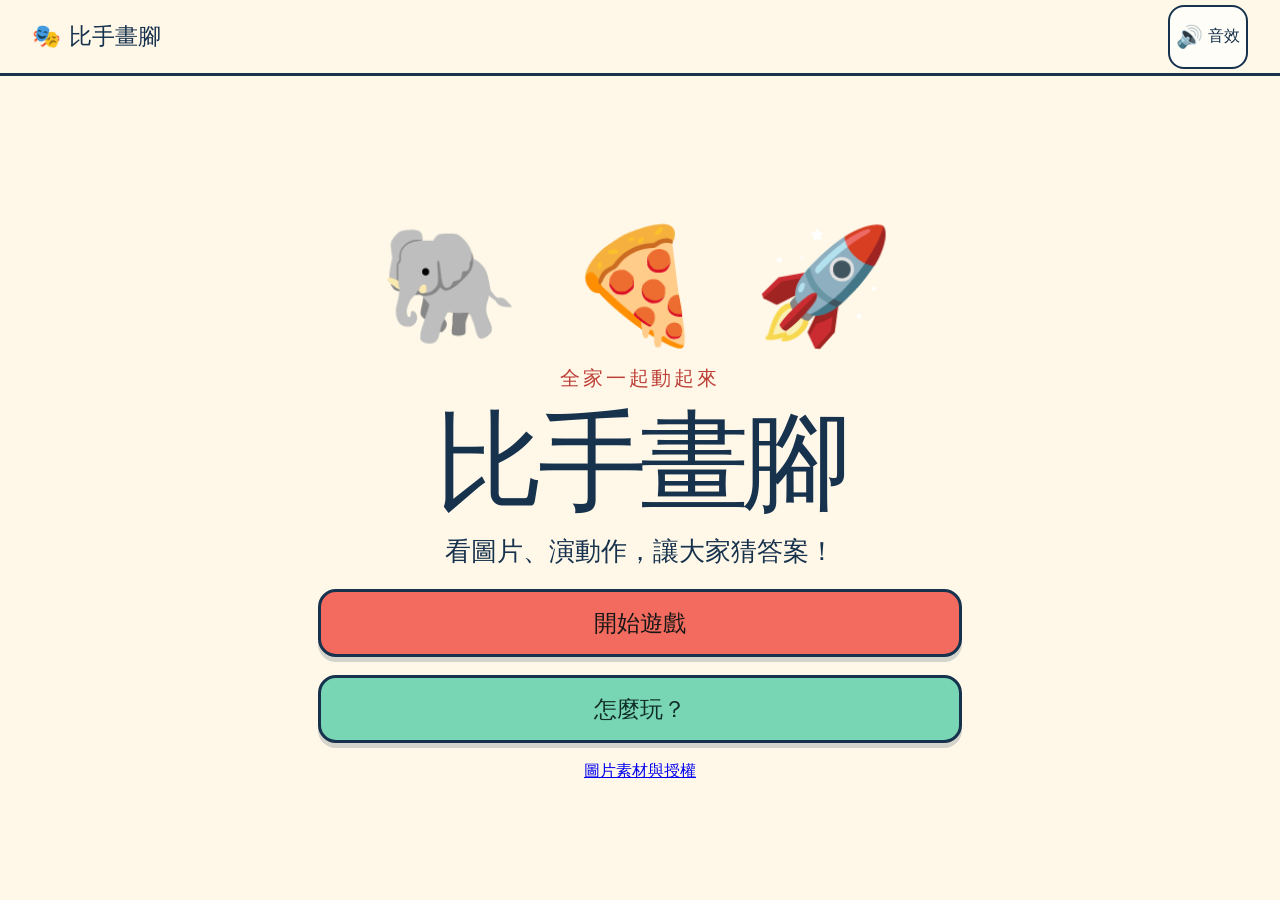
<file: index.html>
<!doctype html>
<html lang="zh-Hant-TW">
<head>
  <meta charset="utf-8">
  <meta name="viewport" content="width=device-width,initial-scale=1,viewport-fit=cover">
  <meta name="theme-color" content="#fff8e8">
  <meta name="apple-mobile-web-app-capable" content="yes">
  <meta name="apple-mobile-web-app-status-bar-style" content="default">
  <meta name="apple-mobile-web-app-title" content="比手畫腳">
  <meta name="description" content="6–12 歲兒童也能輕鬆玩的離線比手畫腳遊戲">
  <link rel="manifest" href="manifest.webmanifest">
  <link rel="apple-touch-icon" href="icons/icon-192.png">
  <link rel="icon" href="icons/icon-192.png" sizes="192x192">
  <link rel="stylesheet" href="styles.css">
  <title>比手畫腳</title>
</head>
<body>
<a class="skip-link" href="#main">跳到主要內容</a>
<header class="topbar">
  <a class="brand" href="#home" data-nav="home" aria-label="回到首頁"><span aria-hidden="true">🎭</span> 比手畫腳</a>
  <div class="toggles" aria-label="遊戲偏好">
    <button id="sound-toggle" class="icon-button" type="button" aria-pressed="true"><span aria-hidden="true">🔊</span><span>音效</span></button>
  </div>
</header>
<main id="main" tabindex="-1">
  <section id="home" class="screen active hero" aria-labelledby="home-title">
    <div class="hero-emoji" aria-hidden="true">🐘 🍕 🚀</div>
    <p class="eyebrow">全家一起動起來</p>
    <h1 id="home-title">比手畫腳</h1>
    <p class="lead">看圖片、演動作，讓大家猜答案！</p>
    <button class="primary jumbo" type="button" data-nav="setup">開始遊戲</button>
    <button class="secondary jumbo" type="button" data-nav="rules">怎麼玩？</button>
    <a class="credits-link" href="credits.html">圖片素材與授權</a>
  </section>

  <section id="rules" class="screen" aria-labelledby="rules-title">
    <p class="eyebrow">三步就會玩</p><h2 id="rules-title">玩法</h2>
    <ol class="rules-list">
      <li><span aria-hidden="true">🙈</span><div><strong>不能說答案</strong><p>出題者看字卡，用動作表演。</p></div></li>
      <li><span aria-hidden="true">🤸</span><div><strong>動動身體</strong><p>不能發出答案裡的字，也不做危險動作。</p></div></li>
      <li><span aria-hidden="true">🎉</span><div><strong>猜中就得分</strong><p>按「答對」換下一題，不會就跳過。</p></div></li>
    </ol>
    <button class="primary jumbo" type="button" data-nav="setup">我會了，開始！</button>
    <button class="text-button" type="button" data-nav="home">回首頁</button>
  </section>

  <section id="setup" class="screen wide" aria-labelledby="setup-title">
    <p class="eyebrow">準備這一輪</p><h2 id="setup-title">選類別與時間</h2>
    <fieldset><legend>要演什麼？</legend><div id="categories" class="choice-grid"></div></fieldset>
    <fieldset><legend>玩多久？</legend><div class="time-grid">
      <label><input type="radio" name="duration" value="30"><span>30 秒</span></label>
      <label><input type="radio" name="duration" value="60"><span>60 秒</span></label>
      <label><input type="radio" name="duration" value="90"><span>90 秒</span></label>
      <label><input type="radio" name="duration" value="0" checked><span>∞ 無限</span></label>
    </div></fieldset>
    <button id="setup-next" class="primary jumbo" type="button">下一步</button>
    <button class="text-button" type="button" data-nav="home">回首頁</button>
  </section>

  <section id="handoff" class="screen handoff" aria-labelledby="handoff-title">
    <div class="hero-emoji" aria-hidden="true">🤫📱</div><p class="eyebrow">答案要保密</p>
    <h2 id="handoff-title">交給出題者</h2><p class="lead">其他人先轉過身，不要偷看螢幕喔！</p>
    <p id="round-summary" class="pill"></p>
    <button id="ready-button" class="primary jumbo" type="button">我準備好了</button>
    <button class="text-button" type="button" data-nav="setup">重新選擇</button>
  </section>

  <section id="countdown" class="screen countdown" aria-live="assertive" aria-label="倒數計時">
    <p>準備表演</p><div id="countdown-number">3</div>
  </section>

  <section id="game" class="screen game-screen" aria-labelledby="answer">
    <div class="game-status"><span id="category-badge">動物</span><span id="timer" role="timer" aria-label="剩餘時間">1:00</span><button id="zhuyin-toggle" class="status-toggle" type="button" aria-pressed="true"><span aria-hidden="true">ㄅ</span><span>注音</span></button><span id="score" aria-live="polite">答對 0</span></div>
    <article id="card" class="prompt-card" aria-live="polite">
      <div class="card-visual" aria-hidden="true">
        <img id="card-image" class="card-image" alt="" hidden>
        <div id="card-emoji" class="card-emoji">🐘</div>
      </div>
      <h2 id="answer">大象</h2><p id="zhuyin" class="zhuyin">ㄉㄚˋ ㄒㄧㄤˋ</p><p id="hint">用手當長鼻子</p>
    </article>
    <div class="game-actions">
      <button id="correct-button" class="correct" type="button"><span aria-hidden="true">✓</span>答對</button>
      <button id="skip-button" class="skip" type="button"><span aria-hidden="true">↷</span>跳過</button>
      <button id="end-button" class="end" type="button"><span aria-hidden="true">■</span>結束</button>
    </div>
  </section>

  <section id="results" class="screen wide" aria-labelledby="results-title">
    <div id="result-emoji" class="hero-emoji" aria-hidden="true">🌟</div><p class="eyebrow">這一輪完成了</p>
    <h2 id="results-title">表現太棒了！</h2><p id="result-message" class="lead"></p>
    <div class="result-counts"><div><strong id="correct-total">0</strong><span>答對</span></div><div><strong id="skipped-total">0</strong><span>跳過</span></div></div>
    <div id="history" class="history"></div>
    <div class="result-actions"><button id="replay-button" class="primary jumbo" type="button">再玩一次</button><button class="secondary jumbo" type="button" data-nav="setup">換類別或時間</button><button class="text-button" type="button" data-nav="home">回首頁</button></div>
  </section>
</main>

<div id="end-dialog" class="dialog-backdrop" hidden>
  <div class="dialog" role="alertdialog" aria-modal="true" aria-labelledby="dialog-title" aria-describedby="dialog-description">
    <h2 id="dialog-title">要結束這一輪嗎？</h2><p id="dialog-description">目前的答對與跳過紀錄都會保留。</p>
    <div><button id="confirm-end" class="end" type="button">結束並看結果</button><button id="cancel-end" class="secondary" type="button">繼續遊戲</button></div>
  </div>
</div>
<noscript><p class="noscript">請開啟 JavaScript 才能開始遊戲。</p></noscript>
<script src="cards.js"></script><script src="app.js"></script>
</body></html>
</file>
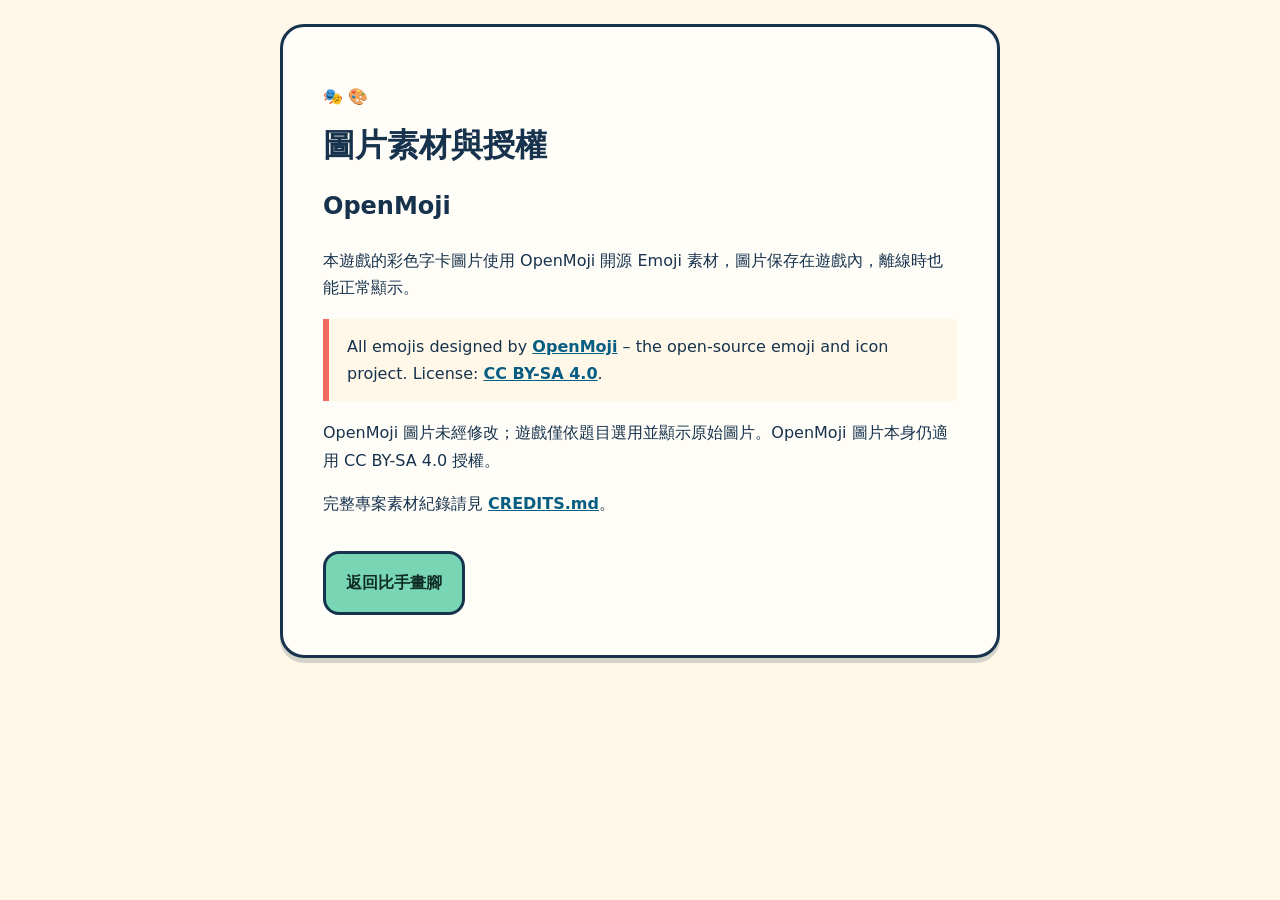
<file: credits.html>
<!doctype html>
<html lang="zh-Hant-TW">
<head>
  <meta charset="utf-8">
  <meta name="viewport" content="width=device-width,initial-scale=1,viewport-fit=cover">
  <meta name="theme-color" content="#fff8e8">
  <title>圖片素材與授權｜比手畫腳</title>
  <style>
    :root{font-family:"Noto Sans TC","PingFang TC","Microsoft JhengHei",system-ui,sans-serif;color:#17324d;background:#fff8e8}
    *{box-sizing:border-box}body{margin:0;padding:max(24px,env(safe-area-inset-top)) max(18px,env(safe-area-inset-right)) max(28px,env(safe-area-inset-bottom)) max(18px,env(safe-area-inset-left));line-height:1.7}
    main{width:min(720px,100%);margin:auto;background:#fffdf7;border:3px solid #17324d;border-radius:24px;padding:clamp(22px,5vw,40px);box-shadow:0 5px 0 rgba(23,50,77,.18)}
    h1{margin-top:0;line-height:1.2}a{color:#075d82;font-weight:800}.back{display:inline-flex;min-height:64px;align-items:center;padding:10px 20px;margin-top:18px;border:3px solid #17324d;border-radius:16px;background:#78d6b5;color:#102e27;text-decoration:none}
    blockquote{margin:18px 0;padding:14px 18px;border-left:6px solid #f26b5e;background:#fff8e8}
  </style>
</head>
<body>
<main>
  <p aria-hidden="true">🎭 🎨</p>
  <h1>圖片素材與授權</h1>
  <h2>OpenMoji</h2>
  <p>本遊戲的彩色字卡圖片使用 OpenMoji 開源 Emoji 素材，圖片保存在遊戲內，離線時也能正常顯示。</p>
  <blockquote lang="en">All emojis designed by <a href="https://openmoji.org/">OpenMoji</a> – the open-source emoji and icon project. License: <a href="https://creativecommons.org/licenses/by-sa/4.0/">CC BY-SA 4.0</a>.</blockquote>
  <p>OpenMoji 圖片未經修改；遊戲僅依題目選用並顯示原始圖片。OpenMoji 圖片本身仍適用 CC BY-SA 4.0 授權。</p>
  <p>完整專案素材紀錄請見 <a href="CREDITS.md">CREDITS.md</a>。</p>
  <a class="back" href="./">返回比手畫腳</a>
</main>
</body>
</html>
</file>
<file: styles.css>
:root{--minimum-touch-target:64px;--cream:#fff8e8;--navy:#17324d;--coral:#f26b5e;--coral-dark:#bd4038;--mint:#78d6b5;--mint-dark:#176b55;--white:#fffdf7;--yellow:#ffd166;--shadow:0 5px 0 rgba(23,50,77,.18);font-family:"Noto Sans TC","PingFang TC","Microsoft JhengHei",system-ui,sans-serif;color:var(--navy);background:var(--cream);font-synthesis:none}*{box-sizing:border-box}html{min-height:100%;background:var(--navy)}body{margin:0;min-height:100dvh;background:var(--cream);padding:env(safe-area-inset-top) env(safe-area-inset-right) env(safe-area-inset-bottom) env(safe-area-inset-left);overflow-x:hidden}button,a,label{touch-action:manipulation;-webkit-tap-highlight-color:transparent}button{font:inherit;color:inherit}.skip-link{position:fixed;z-index:100;left:12px;top:-100px;background:#fff;color:var(--navy);padding:12px 18px;border:3px solid var(--navy);border-radius:12px}.skip-link:focus{top:calc(8px + env(safe-area-inset-top))}.topbar{height:76px;display:flex;align-items:center;justify-content:space-between;padding:8px clamp(14px,3vw,32px);border-bottom:3px solid var(--navy);background:var(--cream);gap:10px}.brand{font-size:clamp(1.05rem,3vw,1.45rem);font-weight:900;text-decoration:none;color:var(--navy);white-space:nowrap}.toggles{display:flex;gap:8px}.icon-button{min-height:64px;min-width:78px;border:2px solid var(--navy);border-radius:16px;background:var(--white);font-weight:800;display:flex;align-items:center;justify-content:center;gap:5px}.icon-button[aria-pressed=false]{opacity:.62;text-decoration:line-through}.icon-button span:first-child{font-size:1.35rem}.screen{display:none;width:min(720px,100%);min-height:calc(100dvh - 76px);margin:auto;padding:clamp(26px,6vw,58px) clamp(18px,5vw,38px) max(28px,env(safe-area-inset-bottom));text-align:center;align-content:center}.screen.active{display:grid;gap:18px}.screen.wide{width:min(920px,100%)}h1,h2,p{margin:0}h1{font-size:clamp(3.3rem,14vw,6.8rem);line-height:.95;letter-spacing:-.06em}h2{font-size:clamp(2.2rem,7vw,4rem);line-height:1.05}.eyebrow{font-weight:900;letter-spacing:.14em;color:var(--coral-dark);font-size:clamp(1rem,3vw,1.25rem)}.lead{font-size:clamp(1.2rem,4vw,1.65rem);font-weight:700;line-height:1.5}.hero-emoji{font-size:clamp(4rem,16vw,7rem);line-height:1.1;letter-spacing:.05em}.jumbo,.game-actions button,.dialog button{min-height: 64px;min-height:68px;border-radius:18px;border:3px solid var(--navy);padding:12px 24px;font-size:clamp(1.18rem,4vw,1.45rem);font-weight:900;cursor:pointer;box-shadow:var(--shadow)}.primary{background:var(--coral);color:#171717}.secondary{background:var(--mint);color:#102e27}.text-button{border:0;background:transparent;min-height:64px;padding:12px;font-weight:900;font-size:1.1rem;text-decoration:underline;cursor:pointer}.jumbo:active,.game-actions button:active,.dialog button:active{transform:translateY(4px);box-shadow:none}button:focus-visible,a:focus-visible,input:focus-visible+span{outline:5px solid #087eae;outline-offset:4px}.rules-list{list-style:none;padding:0;margin:10px 0;display:grid;gap:14px;text-align:left}.rules-list li{display:flex;align-items:center;gap:16px;background:var(--white);border:3px solid var(--navy);border-radius:18px;padding:15px}.rules-list li>span{font-size:2.8rem}.rules-list strong{font-size:1.3rem}.rules-list p{margin-top:4px;line-height:1.5}fieldset{border:0;padding:0;margin:8px 0 22px}legend{width:100%;font-size:1.45rem;font-weight:900;margin-bottom:14px}.choice-grid{display:grid;grid-template-columns:repeat(2,1fr);gap:12px}.choice-grid label,.time-grid label{position:relative}.choice-grid input,.time-grid input{position:absolute;opacity:0;pointer-events:none}.choice-grid span,.time-grid span{display:flex;min-height:68px;align-items:center;justify-content:center;gap:8px;border:3px solid var(--navy);border-radius:17px;background:var(--white);font-weight:900;font-size:1.1rem;padding:9px;cursor:pointer;box-shadow:0 3px 0 rgba(23,50,77,.15)}.choice-grid input:checked+span,.time-grid input:checked+span{background:var(--mint);box-shadow:inset 0 0 0 4px var(--white)}.time-grid{display:grid;grid-template-columns:repeat(4,1fr);gap:10px}.pill{justify-self:center;background:var(--yellow);border:2px solid var(--navy);border-radius:99px;padding:10px 18px;font-weight:900}.countdown{background:var(--navy);color:var(--cream);width:100%;max-width:none}.countdown p{font-size:clamp(1.5rem,5vw,2rem);font-weight:800}.countdown-number{font-size:clamp(10rem,45vw,24rem);font-weight:1000;line-height:.8;color:var(--yellow);font-variant-numeric:tabular-nums}.game-screen{width:min(1100px,100%);padding-top:16px;grid-template-rows:auto 1fr auto;align-content:stretch}.game-status{display:grid;grid-template-columns:1fr auto 1fr;align-items:center;gap:10px;font-weight:900;font-size:clamp(1rem,3vw,1.35rem)}.game-status span{padding:9px 12px;border:2px solid var(--navy);border-radius:14px;background:var(--white)}#score{text-align:right}#category-badge{text-align:left}#timer{font-size:clamp(1.5rem,6vw,2.6rem);font-variant-numeric:tabular-nums;background:var(--yellow)}#timer.urgent{background:var(--coral);color:#171717}.prompt-card{align-self:stretch;display:grid;align-content:center;justify-items:center;background:var(--white);border:4px solid var(--navy);border-radius:28px;padding:10px 20px;box-shadow:var(--shadow);overflow:hidden}.card-visual{display:grid;place-items:center;width:clamp(6rem,30vmin,15rem);height:clamp(6rem,30vmin,15rem)}.card-image{display:block;width:100%;height:100%;object-fit:contain}.card-image[hidden],.card-emoji[hidden]{display:none}.card-emoji{font-size:clamp(6rem,30vmin,15rem);line-height:1.08}.prompt-card h2{font-size:clamp(2.7rem,10vmin,6rem)}.prompt-card p{margin-top:9px;font-size:clamp(1.05rem,4vmin,1.5rem);font-weight:800;color:#3e5366}.prompt-card.changing{transform:scale(.96);opacity:.45}.game-actions{display:grid;grid-template-columns:1.3fr 1fr .8fr;gap:12px}.game-actions button{font-size:clamp(1.1rem,4vw,1.5rem);padding:8px}.correct{background:var(--mint);color:#102e27}.skip{background:var(--yellow);color:#302500}.end{background:var(--coral);color:#171717}.result-counts{display:grid;grid-template-columns:1fr 1fr;gap:16px}.result-counts div{background:var(--white);border:3px solid var(--navy);border-radius:22px;padding:14px}.result-counts strong{display:block;font-size:3rem}.result-counts span{font-weight:900}.history{display:grid;grid-template-columns:1fr 1fr;gap:14px;text-align:left}.history section{border:3px solid var(--navy);border-radius:18px;background:var(--white);padding:15px}.history h3{margin:0 0 9px;font-size:1.25rem}.history ul{margin:0;padding-left:25px;line-height:1.7}.empty{color:#536574}.result-actions{display:grid;gap:12px}.dialog-backdrop{position:fixed;z-index:50;inset:0;background:rgba(23,50,77,.82);padding:calc(24px + env(safe-area-inset-top)) calc(18px + env(safe-area-inset-right)) calc(24px + env(safe-area-inset-bottom)) calc(18px + env(safe-area-inset-left));place-items:center}.dialog-backdrop:not([hidden]){display:grid}.dialog{width:min(520px,100%);background:var(--cream);border:4px solid var(--navy);border-radius:24px;padding:clamp(20px,6vw,34px);box-shadow:0 10px 0 rgba(0,0,0,.25)}.dialog p{font-size:1.1rem;line-height:1.55;margin:14px 0 22px}.dialog>div{display:grid;gap:12px}.noscript{padding:20px;background:var(--coral);font-weight:900;text-align:center}
@media (orientation:landscape) and (max-height:700px){.topbar{height:66px}.screen{min-height:calc(100dvh - 66px);padding-top:12px;padding-bottom:12px}.hero .hero-emoji,.handoff .hero-emoji{font-size:3.3rem}.hero{grid-template-columns:1fr 1fr;grid-template-areas:"emoji title" "tag title" "lead start" "rules start"}.hero .hero-emoji{grid-area:emoji}.hero .eyebrow{grid-area:tag}.hero h1{grid-area:title;align-self:end}.hero .lead{grid-area:lead}.hero .primary{grid-area:start}.hero .secondary{grid-area:rules}.card-visual{width:clamp(5rem,24vmin,10rem);height:clamp(5rem,24vmin,10rem)}.card-emoji{font-size:clamp(5rem,24vmin,10rem)}.prompt-card h2{font-size:clamp(2.2rem,9vmin,4.5rem)}.game-actions button{min-height:64px}.countdown-number{font-size:45vh}}
@media (max-width:580px){.icon-button{min-width:62px;font-size:.85rem;flex-direction:column;gap:0}.choice-grid{grid-template-columns:1fr 1fr}.time-grid{grid-template-columns:1fr 1fr}.history{grid-template-columns:1fr}.game-actions{gap:7px}.game-actions button{padding:7px;font-size:1.05rem}.game-actions button span{display:block}.game-status{gap:5px}.game-status span{padding:7px 6px}}
@media (prefers-reduced-motion:no-preference){.screen.active{animation:enter .22s ease-out}.prompt-card{transition:transform .14s ease,opacity .14s ease}.countdown-number{animation:pulse .6s ease-out}@keyframes enter{from{opacity:0;transform:translateY(10px)}}@keyframes pulse{from{transform:scale(.7);opacity:.5}}}
@media (prefers-reduced-motion:reduce){*,*::before,*::after{scroll-behavior:auto!important;animation-duration:.001ms!important;animation-iteration-count:1!important;transition-duration:.001ms!important}}
.icon-button:disabled{cursor:not-allowed;opacity:.55}.focus-mode .topbar{display:none}.focus-mode .screen{min-height:100dvh}.game-status{grid-template-columns:1fr auto auto 1fr}.status-toggle{min-height:64px;min-width:70px;padding:6px 10px;border:2px solid var(--navy);border-radius:14px;background:var(--mint);font-weight:900;display:flex;flex-direction:column;align-items:center;justify-content:center;line-height:1}.status-toggle[aria-pressed=false]{background:var(--white);opacity:.62}.status-toggle span:first-child{font-size:1.35rem}.prompt-card .zhuyin{margin-top:4px;font-size:clamp(1.25rem,4.5vmin,1.8rem);font-weight:900;letter-spacing:.12em;color:var(--coral-dark)}.prompt-card .zhuyin[hidden]{display:none}@media(max-width:580px){.game-status{grid-template-columns:1fr auto auto 1fr;gap:5px}.status-toggle{min-width:58px;padding:4px 6px;font-size:.8rem}.status-toggle span:first-child{font-size:1.1rem}}
</file>
